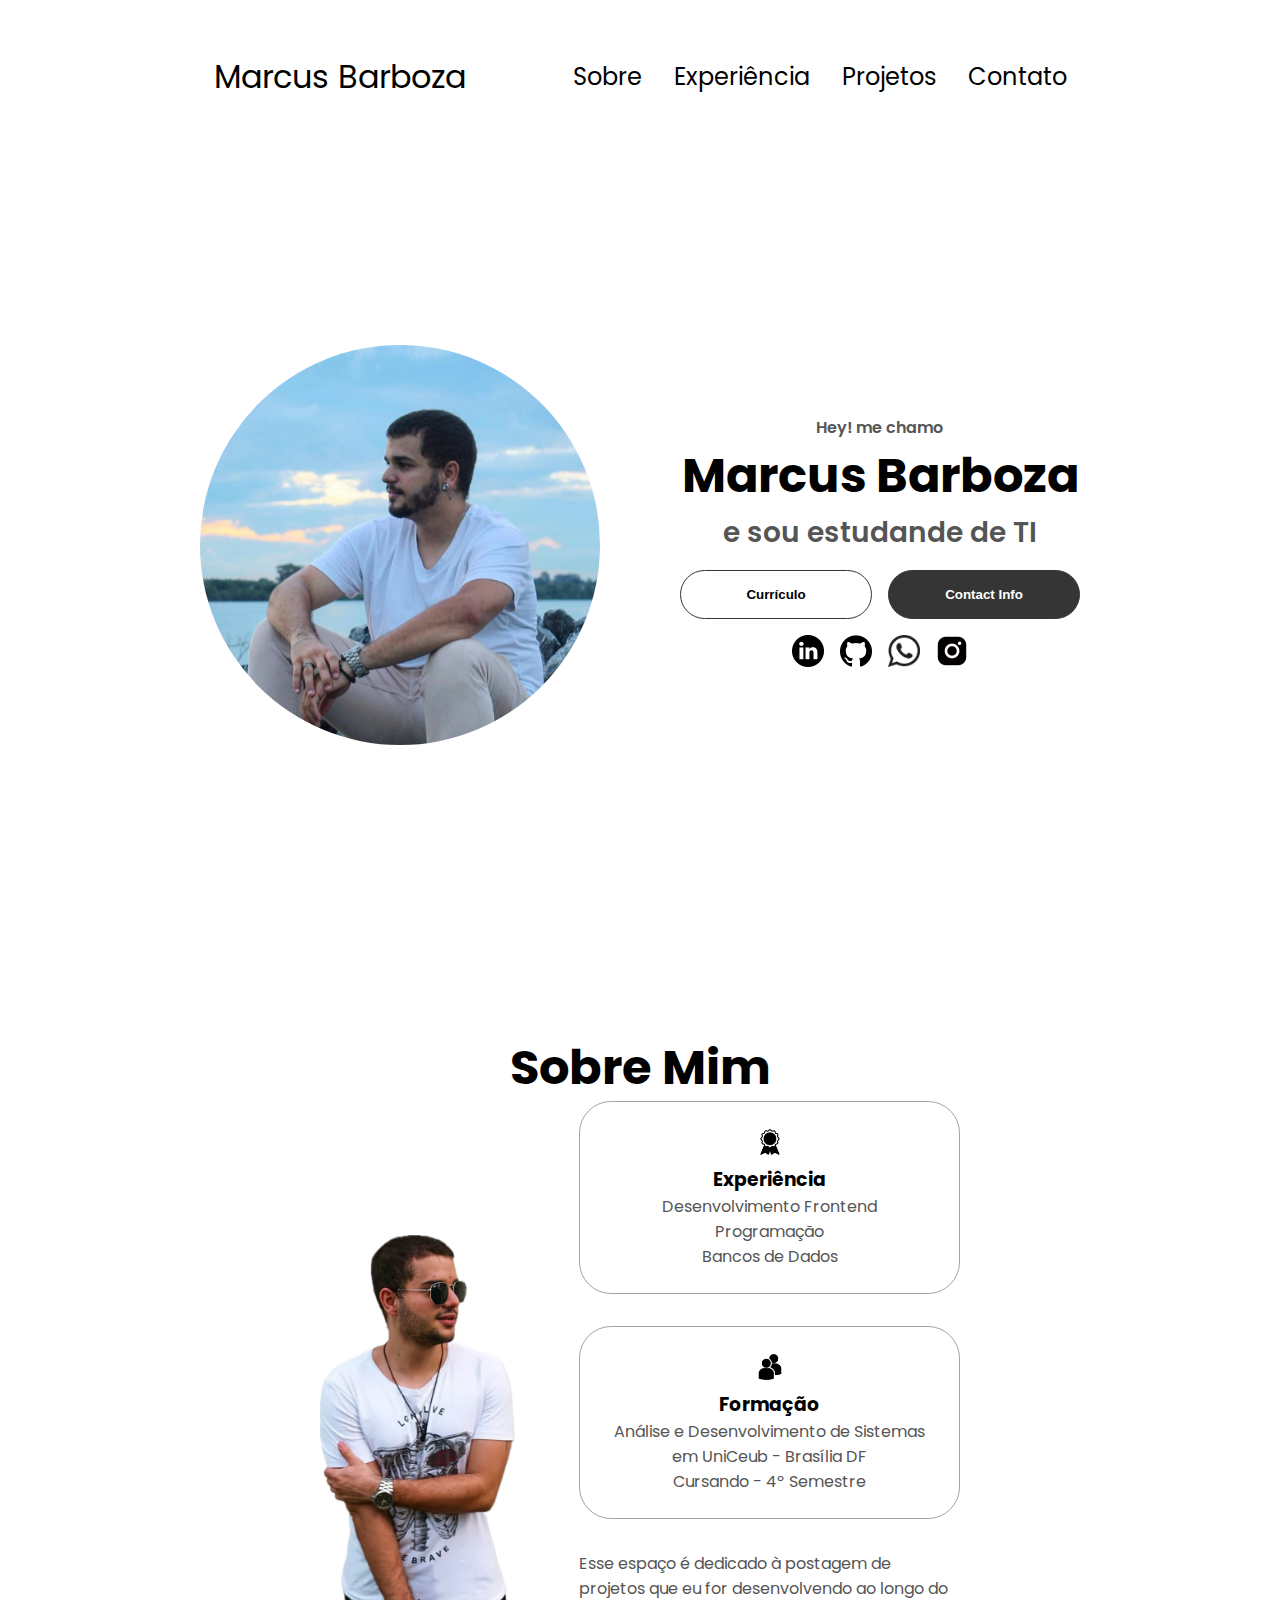
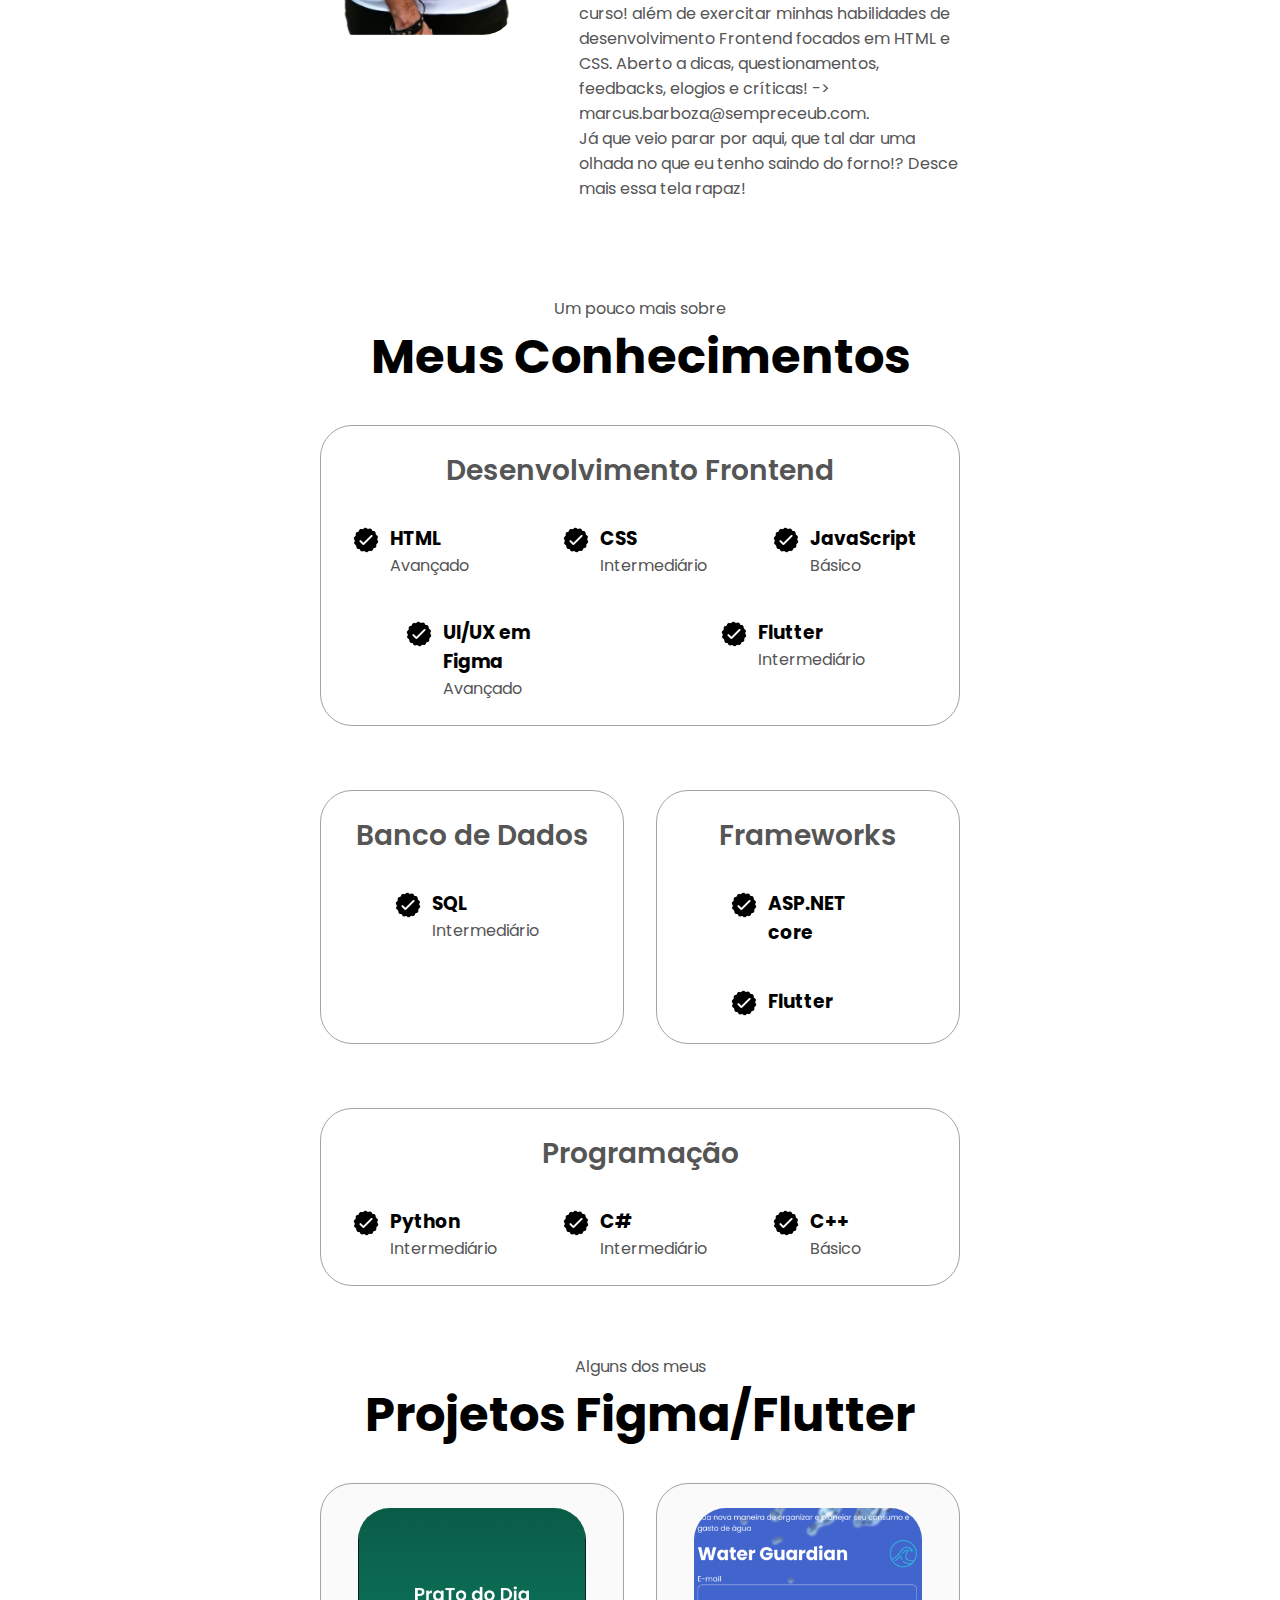
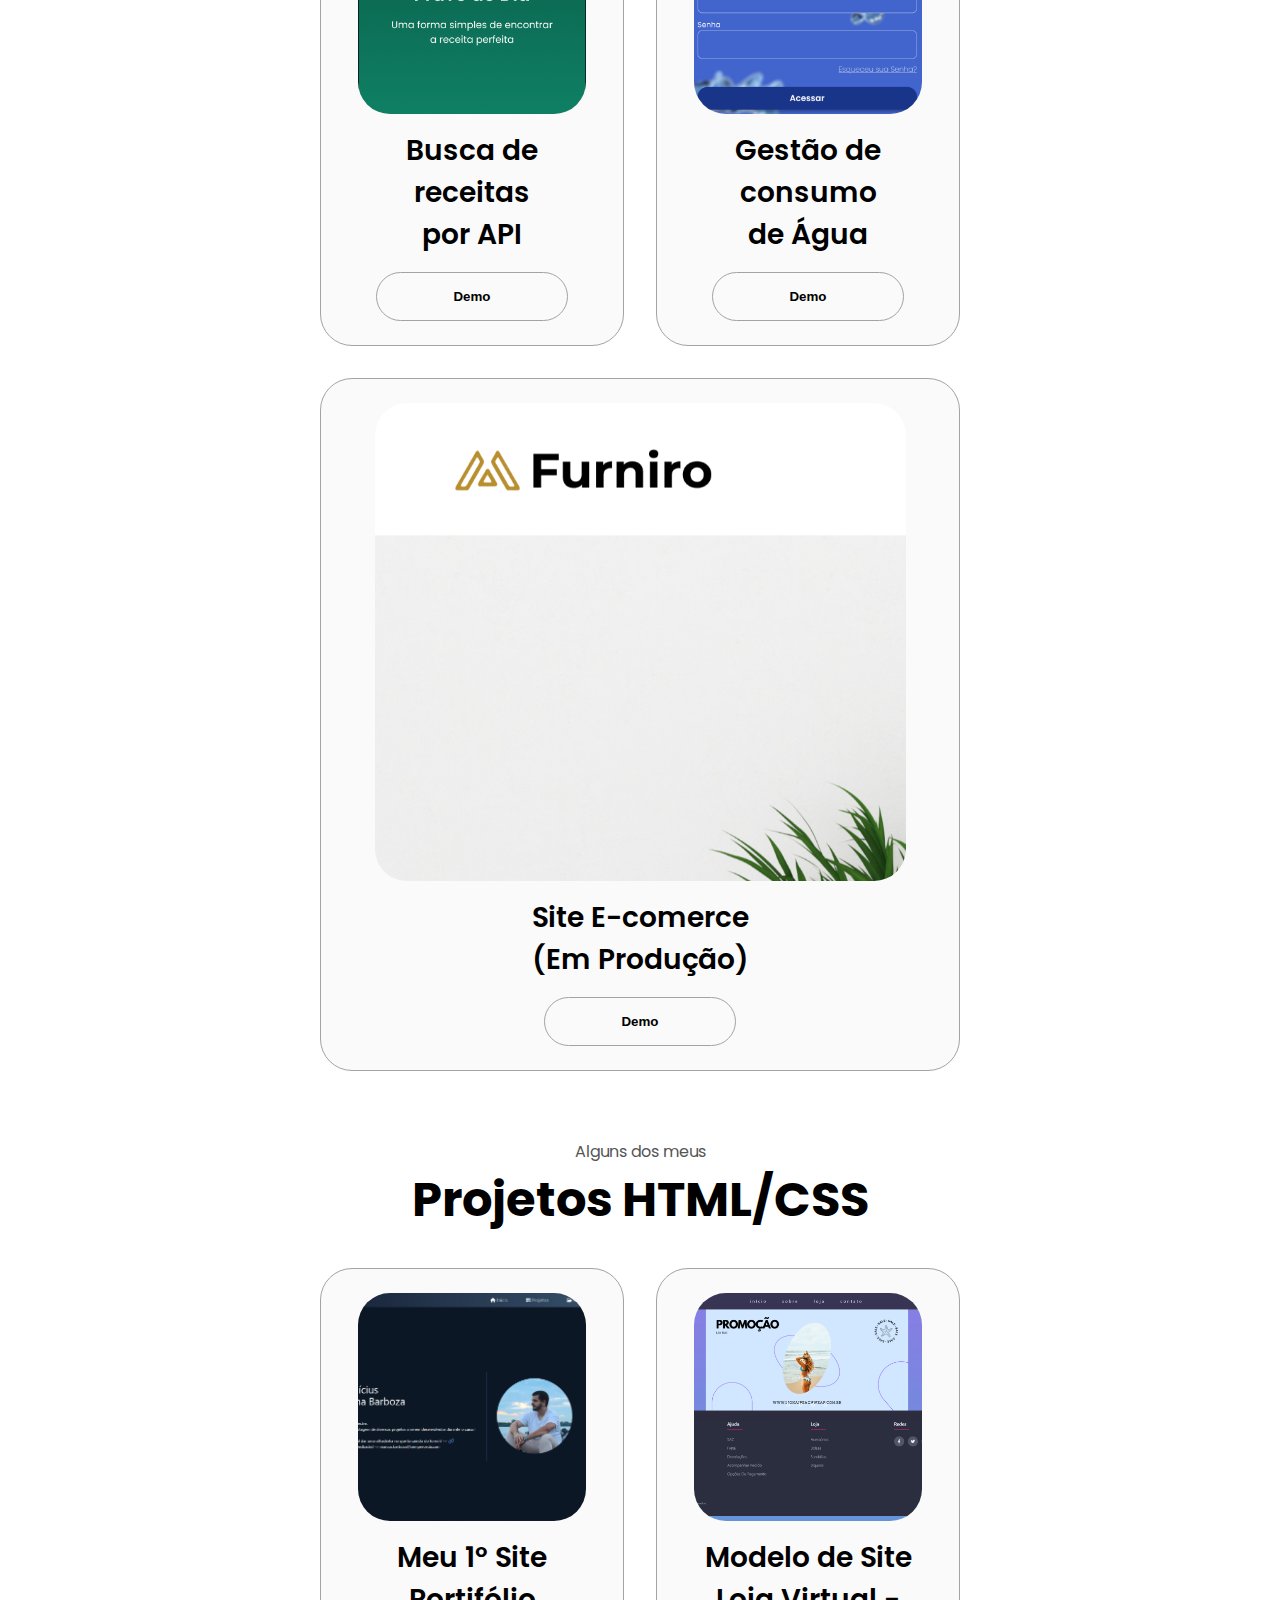
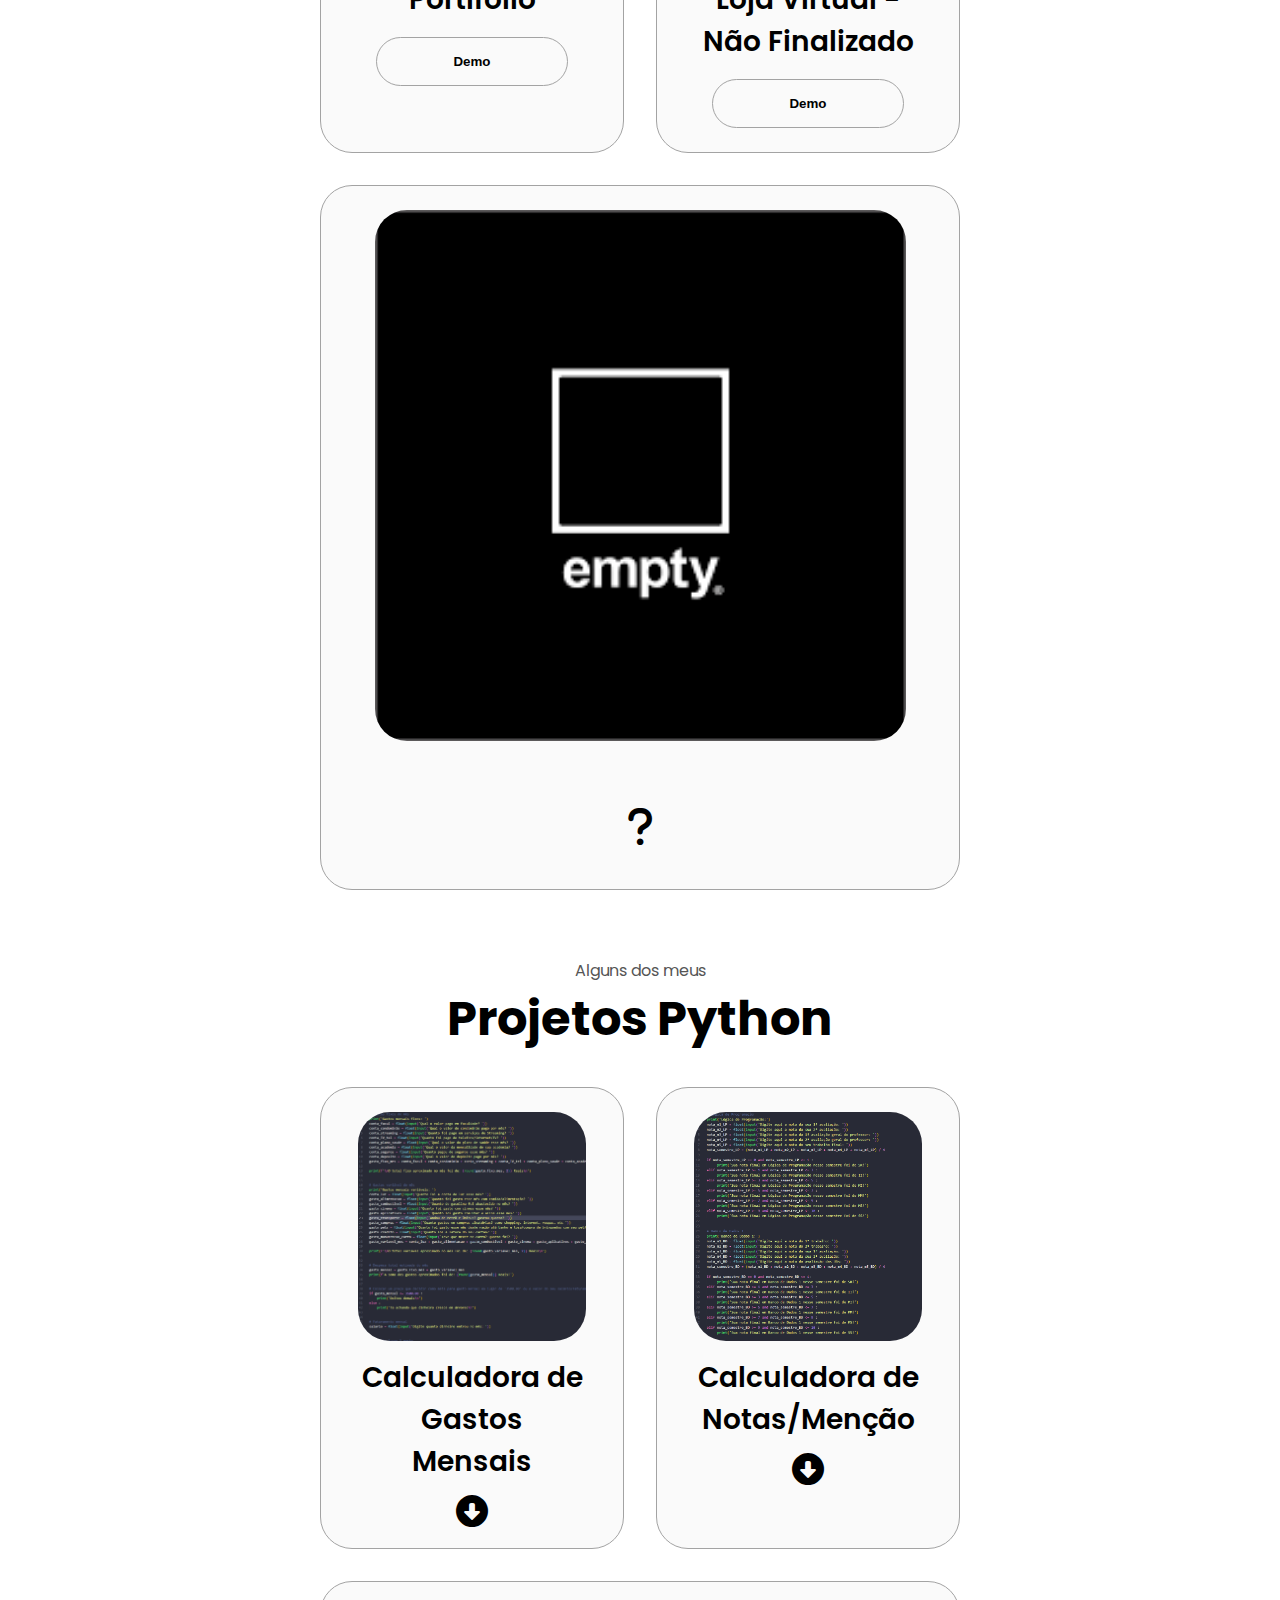
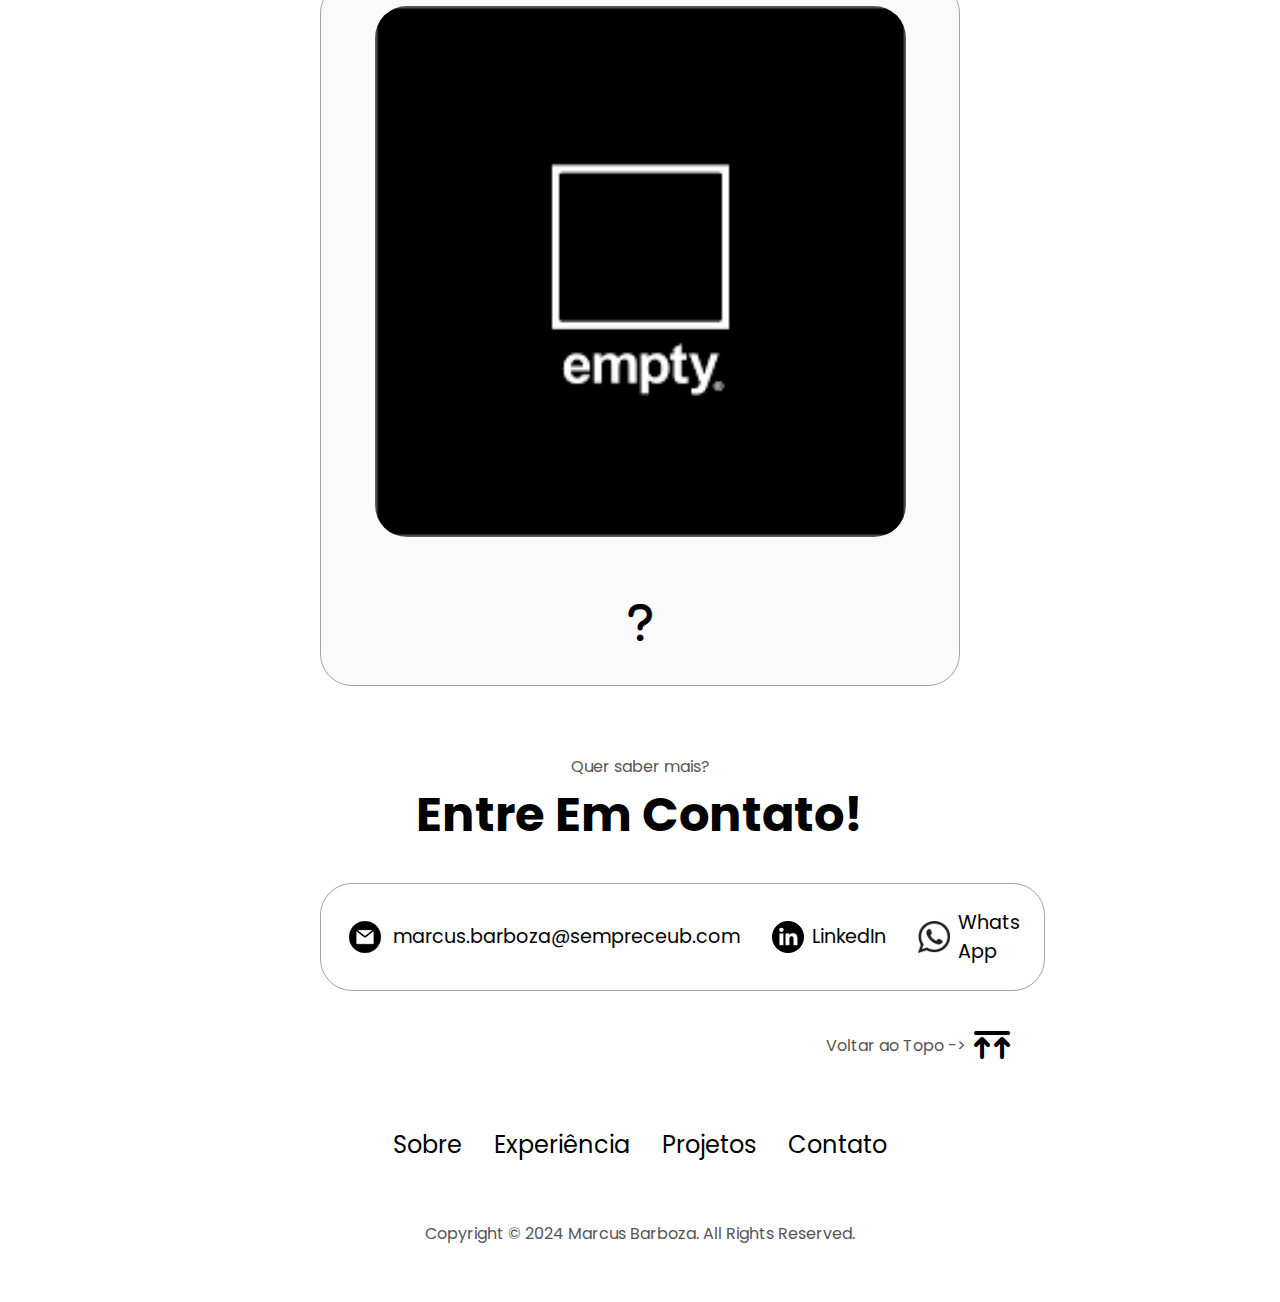
<file: index.html>
<!DOCTYPE html>
<html lang="en">

<head>
  <meta charset="UTF-8" />
  <meta http-equiv="X-UA-Compatible" content="IE=edge" />
  <meta name="viewport" content="width=device-width, initial-scale=1.0" />
  <title>Meu Portifólio</title>
  <link rel="stylesheet" href="style.css" />
  <link rel="stylesheet" href="media.css" />
  <link rel="stylesheet" href="https://cdnjs.cloudflare.com/ajax/libs/font-awesome/6.1.1/css/all.min.css">
</head>

<body>
  <nav id="desktop-nav">
    <div class="logo">Marcus Barboza</div>
    <div>
      <ul class="nav-links">
        <li><a href="#about">Sobre</a></li>
        <li><a href="#experience">Experiência</a></li>
        <li><a href="#projects">Projetos</a></li>
        <li><a href="#contact">Contato</a></li>
      </ul>
    </div>
  </nav>
  <nav id="hamburger-nav">
    <div class="logo">Marcus Barboza</div>
    <div class="hamburger-menu">
      <div class="hamburger-icon" onclick="toggleMenu()">
        <span></span>
        <span></span>
        <span></span>
      </div>
      <div class="menu-links">
        <li><a href="#about" onclick="toggleMenu()">Sobre</a></li>
        <li><a href="#experience" onclick="toggleMenu()">Experiência</a></li>
        <li><a href="#projects" onclick="toggleMenu()">Projetos</a></li>
        <li><a href="#contact" onclick="toggleMenu()">Contato</a></li>
      </div>
    </div>
  </nav>
  <section id="profile">
    <div class="section__pic-container">
      <img src="./assets/perfil.png" alt="Foto de perfil" class="fotoPerfil" />
    </div>
    <div class="section__text">
      <p class="section__text__p1">Hey! me chamo</p>
      <h1 class="title">Marcus Barboza</h1>
      <p class="section__text__p2"> e sou estudande de TI</p>
      <div class="btn-container">
        <button class="btn btn-color-2" onclick="window.open('./assets/Currículo-Estágio.pdf')">
          Currículo
        </button>
        <button class="btn btn-color-1" onclick="location.href='#contact'">
          Contact Info
        </button>
      </div>
      <div id="socials-container">
        <a href="https://www.linkedin.com/in/marcus-barboza-a29ba5273/" target="_blank">
          <img src="./assets/linkedin.png" alt="Perfil do Linkedin" class="icon">
        </a>
          <a href="https://github.com/Marcus-Barboza" target="_blank">
            <img src="./assets/github.png" alt="Perfil do GitHub" class="icon">
          </a>
        <a href="https://api.whatsapp.com/send?phone=5561991105050&text=Ol%C3%A1%20Marcus!%20Vim%20do%20seu%20site%20portf%C3%B3lio,%20tem%20um%20tempo%20%20para%20conversar!?" target="_blank">
          <img src="./assets/whatsapp.png" alt="Whats App" class="icon">
        </a>
        <a href="https://www.instagram.com/marcusvbarboza/" target="_blank">
          <img src="./assets/instagram.png" alt="Perfil do Instagram" class="icon">
        </a>
      </div>
    </div>
  </section>
  <section id="about">
    <h1 class="title">Sobre Mim</h1>
    <div class="section-container">
      <div class="section__pic-container">
        <img src="./assets/perfil2.PNG" alt="Foto de perfil" class="about-pic" />
      </div>
      <div class="about-details-container">
        <div class="about-containers">
          <div class="details-container">
            <img src="./assets/experience.png" alt="Experience icon" class="icon" />
            <h3>Experiência</h3>
            <p>Desenvolvimento Frontend <br />Programação <br />Bancos de Dados </p>
          </div>
          <div class="details-container">
            <img src="./assets/education.png" alt="Education icon" class="icon" />
            <h3>Formação</h3>
            <p>Análise e Desenvolvimento de Sistemas<br />em UniCeub - Brasília DF</p>
            <p>Cursando - 4º Semestre</p>
          </div>
        </div>
        <div class="text-container">
          <p>
            Esse espaço é dedicado à postagem de projetos que eu for desenvolvendo ao longo do curso!
            além de exercitar minhas habilidades de desenvolvimento Frontend focados em HTML e CSS.
            Aberto a dicas, questionamentos, feedbacks, elogios e críticas! -> marcus.barboza@sempreceub.com. <br>
            Já que veio parar por aqui, que tal dar uma olhada no que eu tenho saindo do forno!? Desce mais essa tela
            rapaz!
          </p>
        </div>
      </div>
    </div>
  </section>
  <section id="experience">
    <p class="section__text__p1">Um pouco mais sobre</p>
    <h1 class="title">Meus Conhecimentos</h1>
    <div class="experience-details-container">
      <div class="about-containers">
        <div class="details-container">
          <h2 class="experience-sub-title">Desenvolvimento Frontend</h2>
          <div class="article-container">
            <article>
              <img src="./assets/checkmark.png" alt="Ícone" class="icon" />
              <div>
                <h3>HTML</h3>
                <p>Avançado</p>
              </div>
            </article>
            <article>
              <img src="./assets/checkmark.png" alt="Ícone" class="icon" />
              <div>
                <h3>CSS</h3>
                <p>Intermediário</p>
              </div>
            </article>
            <article>
              <img src="./assets/checkmark.png" alt="Ícone" class="icon" />
              <div>
                <h3>JavaScript</h3>
                <p>Básico</p>
              </div>
            </article>
            <article>
              <img src="./assets/checkmark.png" alt="Ícone" class="icon" />
              <div>
                <h3>UI/UX em Figma</h3>
                <p>Avançado</p>
              </div>
            </article>
            <article>
              <img src="./assets/checkmark.png" alt="Ícone" class="icon" />
              <div>
                <h3>Flutter</h3>
                <p>Intermediário</p>
              </div>
            </article>
          </div>
        </div>
      </div>
    </div>
    <div class="experience-details-container">
      <div class="about-containers">
        <div class="details-container">
          <h2 class="experience-sub-title">Banco de Dados</h2>
          <div class="article-container">
            <article>
              <img src="./assets/checkmark.png" alt="Ícone" class="icon" />
              <div>
                <h3>SQL</h3>
                <p>Intermediário</p>
              </div>
            </article>
          </div>
        </div>
        <div class="details-container">
          <h2 class="experience-sub-title">Frameworks</h2>
          <div class="article-container">
            <article>
              <img src="./assets/checkmark.png" alt="Ícone" class="icon" />
              <div>
                <h3>ASP.NET core</h3>
              </div>
            </article>
            <article>
              <img src="./assets/checkmark.png" alt="Ícone" class="icon" />
              <div>
                <h3>Flutter</h3>
              </div>
            </article>
          </div>
        </div>
      </div>
      <div class="about-containers">
        <div class="details-container">
          <h2 class="experience-sub-title">Programação</h2>
          <div class="article-container">
            <article>
              <img src="./assets/checkmark.png" alt="Ícone" class="icon" />
              <div>
                <h3>Python</h3>
                <p>Intermediário</p>
              </div>
            </article>
            <article>
              <img src="./assets/checkmark.png" alt="Ícone" class="icon" />
              <div>
                <h3>C#</h3>
                <p>Intermediário</p>
              </div>
            </article>
            <article>
              <img src="./assets/checkmark.png" alt="Ícone" class="icon" />
              <div>
                <h3>C++</h3>
                <p>Básico</p>
              </div>
            </article>
          </div>
        </div>
      </div>
    </div>
  </section>
  <section id="projects">
    <p class="section__text__p1">Alguns dos meus</p>
    <h1 class="title">Projetos Figma/Flutter</h1>
    <div class="experience-details-container">
      <div class="about-containers">
        <div class="details-container color-container">
          <div class="article-container">
            <img src="./assets/project-2.png" alt="Project 2" class="project-img" />
          </div>
          <h2 class="experience-sub-title project-title">Busca de receitas </br> por API</h2>
          <div class="btn-container">
            <button class="btn btn-color-2 project-btn"
              onclick="location.href='https://app.quant-ux.com/#/test.html?h=a2aa10aU2C6Wz2cYYopwT6G3b3Fpy67cngLoaLHhqffpJZP4A1pIKBrgDzOq&log=true'">
              Demo
            </button>
          </div>
        </div>
        <div class="details-container color-container">
          <div class="article-container">
            <img src="./assets/project-1.png" alt="Project 1" class="project-img" />
          </div>
          <h2 class="experience-sub-title project-title">Gestão de consumo </br> de Água</h2>
          <div class="btn-container">
            <button class="btn btn-color-2 project-btn"
              onclick="location.href='https://www.figma.com/proto/5Gs0o5KhVmaalvBRd0etWb/Food-Recipe-App-Community?page-id=1%3A3&node-id=9-385&node-type=frame&viewport=1748%2C247%2C0.39&t=L9TuFLEVvBC1frHD-1&scaling=min-zoom&content-scaling=fixed&starting-point-node-id=9%3A385'">
              Demo
            </button>
          </div>
        </div>
        <div class="details-container color-container">
          <div class="article-container">
            <img src="./assets/Home.png" alt="Project Home" class="project-img" />
          </div>
          <h2 class="experience-sub-title project-title">Site E-comerce <br> (Em Produção)</h2>
          <div class="btn-container">
            <button class="btn btn-color-2 project-btn" onclick="location.href='https://www.figma.com/proto/Cik1vWGqmiup4d6S0SshyJ/eCommerce-Website-%7C-Web-Page-Design-%7C-UI-KIT-%7C-Interior-Landing-Page-(Community)?page-id=0%3A1&node-id=117-336&node-type=frame&viewport=678%2C409%2C0.11&t=yqmjt9Z2m8SLoUXa-1&scaling=min-zoom&content-scaling=fixed&starting-point-node-id=117%3A1143'">
              Demo
            </button>
          </div>
        </div>
      </div>
    </div>
  </section>

  <section id="projects">
    <p class="section__text__p1">Alguns dos meus</p>
    <h1 class="title">Projetos HTML/CSS</h1>
    <div class="experience-details-container">
      <div class="about-containers">
        <div class="details-container color-container">
          <div class="article-container">
            <img src="./assets/project-4.png" alt="Project 4" class="project-img" />
          </div>
          <h2 class="experience-sub-title project-title">Meu 1º Site Portifólio</h2>
          <div class="btn-container">
            <button class="btn btn-color-2 project-btn" onclick="window.open('./Links/Site portifólio 1/Portifólio.html')">
              Demo
            </button>
          </div>
        </div>
        <div class="details-container color-container">
          <div class="article-container">
            <img src="./assets/project-5.png" alt="Project 5" class="project-img" />
          </div>
          <h2 class="experience-sub-title project-title">Modelo de Site Loja Virtual - Não Finalizado</h2>
          <div class="btn-container">
            <button class="btn btn-color-2 project-btn" onclick="window.open('./Links/Lio Kai/Lio Kai.html')">
              Demo
            </button>
          </div>
        </div>
        <div class="details-container color-container">
          <div class="article-container">
            <img src="./assets/blank.png" alt="Project Blank" class="project-img" />
          </div>
          <br><br>
          <h2 class="experience-sub-title project-title"><i class="fa-solid fa-question fa-xl" style="color: #000000;"></i></h2>
        </div>
      </div>
    </div>
  </section>

  <section id="projects">
    <p class="section__text__p1">Alguns dos meus</p>
    <h1 class="title">Projetos Python</h1>
    <div class="experience-details-container">
      <div class="about-containers">
        <div class="details-container color-container">
          <div class="article-container">
            <img src="./assets/project-6.png" alt="Project 6" class="project-img" />
          </div>
          <h2 class="experience-sub-title project-title">Calculadora de Gastos Mensais</h2>
          <div class="btn-container">
            <a href="assets/Gastos do Mês.lnk" download="Calculadora"><i class="fa-solid fa-circle-down fa-2xl" style="color: #000000;"></i></a>
          </div>
        </div>
        <div class="details-container color-container">
          <div class="article-container">
            <img src="./assets/project-7.png" alt="Project 7" class="project-img" />
          </div>
          <h2 class="experience-sub-title project-title">Calculadora de Notas/Menção</h2>
          <div class="btn-container">
            <a href="assets/Calculadora de Notas.lnk" download="Calculadora"><i class="fa-solid fa-circle-down fa-2xl" style="color: #000000;"></i></a>
          </div>
        </div>

        <div class="details-container color-container">
          <div class="article-container">
            <img src="./assets/blank.png" alt="Project Blank" class="project-img" />
          </div>
          <br><br>
          <h2 class="experience-sub-title project-title"><i class="fa-solid fa-question fa-xl" style="color: #000000;"></i></h2>
        </div>

      </div>
    </div>
  </section>

  <section id="contact">
    <p class="section__text__p1">Quer saber mais?</p>
    <h1 class="title">Entre Em Contato!</h1>
    <div class="contact-info-upper-container">
      <div class="contact-info-container">
        <img src="./assets/email.png" alt="Email icon" class="icon contact-icon email-icon" />
        <p><a href="mailto:marcus.barboza@sempreceub.com">marcus.barboza@sempreceub.com</a></p>
      </div>
      <div class="contact-info-container">
        <img src="./assets/linkedin.png" alt="LinkedIn icon" class="icon contact-icon" />
        <p><a href="https://www.linkedin.com/in/marcus-barboza-a29ba5273/" target="_blank">LinkedIn</a></p>
      </div>
      <div class="contact-info-container">
        <img src="./assets/whatsapp.png" alt="Whats App" class="icon contact-icon" />
        <p><a href="https://api.whatsapp.com/send?phone=5561991105050&text=Ol%C3%A1%20Marcus!%20Vim%20do%20seu%20site%20portf%C3%B3lio,%20tem%20um%20tempo%20%20para%20conversar!?" target="_blank">Whats App</a></p>
      </div>
    </div>
  </section>
  <div class="clickUp">
    <p>Voltar ao Topo ->&nbsp;&nbsp;</p>
    <a href="#desktop-nav"><i class="fa-solid fa-arrows-up-to-line fa-2xl"></i></a>
  </div>
  <footer>
    <nav>
      <div class="nav-links-container">
        <ul class="nav-links">
          <li><a href="#about">Sobre</a></li>
          <li><a href="#experience">Experiência</a></li>
          <li><a href="#projects">Projetos</a></li>
          <li><a href="#contact">Contato</a></li>
        </ul>
      </div>
    </nav>
    <p>Copyright &#169; 2024 Marcus Barboza. All Rights Reserved.</p>
  </footer>
  <script src="script.js"></script>
</body>

</html>
</file>
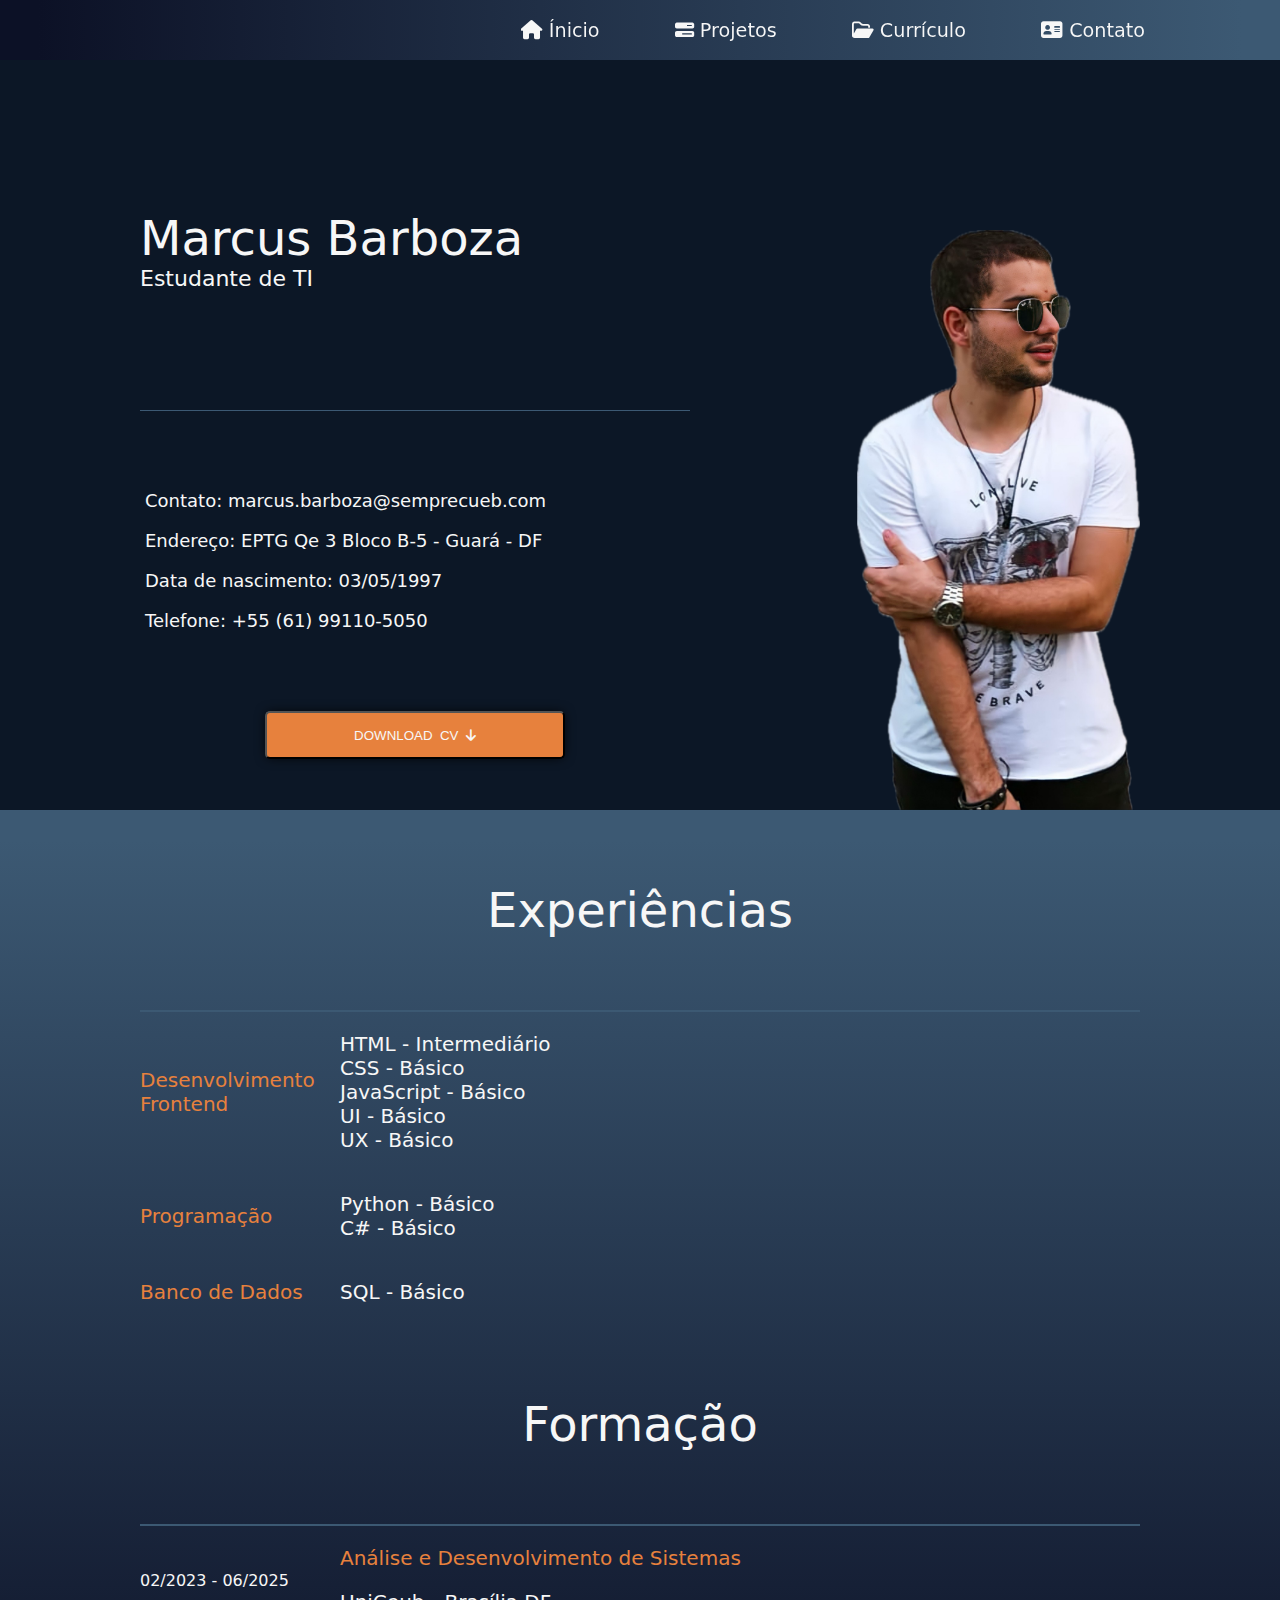
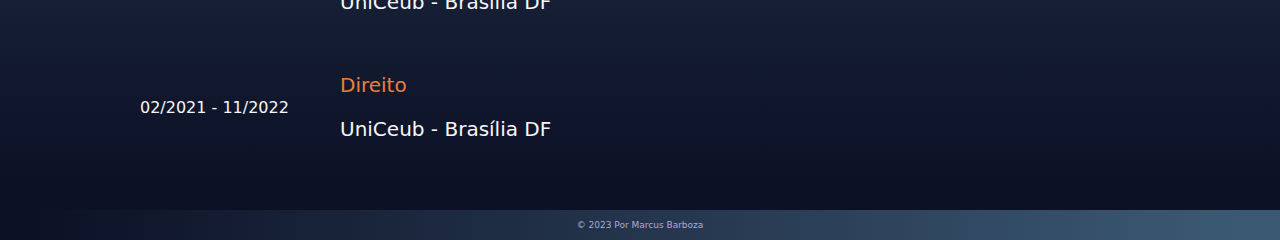
<file: Links/Site portifólio 1/Curriculo.html>
<!DOCTYPE html>
<html lang="en">

<head>
    <meta charset="UTF-8">
    <link rel="stylesheet" href="https://cdnjs.cloudflare.com/ajax/libs/font-awesome/6.1.1/css/all.min.css">
    <meta name="viewport" content="width=device-width, initial-scale=1.0">
    <link rel="stylesheet" href="Styles/baseStyle.css">
    <link rel="stylesheet" href="Styles/curriculoStyle.css">
    <title>Currículo</title>
</head>

<body>
    <!------------ Cabeçalho - começo ------------>
    <header class="header">
        <nav class="flexboxContainer">
            <div class="navList">
                <a href="Portifólio.html" target="_blank" class="flexboxItem-1"><i class="fa-solid fa-house"></i>&nbsp;Ínicio</a>
                <a href="Projetos.html" target="_blank" class="flexboxItem-2"><i class="fa-solid fa-bars-progress"></i>&nbsp;Projetos</a>
                <a href="Curriculo.html" target="_blank" class="flexboxItem-3"><i class="fa-regular fa-folder-open"></i>&nbsp;Currículo</a>
                <a href="Contato.html" target="_blank" class="flexboxItem-3"><i class="fa-solid fa-address-card"></i>&nbsp;Contato</a>
            </div>
        </nav>
    </header>
    <!------------ Cabeçalho - fim ------------>

    <!------------ Bloco 1 - começo ------------>
    <section class="container">
        <article class="subContainer">
            <div class="subContainerName">
                <p class="name">Marcus Barboza</p>
                <p class="name2">Estudante de TI</p>
            </div>
            <div class="subContainerInfo">
                <p>Contato: marcus.barboza@semprecueb.com</p>
                <p>Endereço: EPTG Qe 3 Bloco B-5 - Guará - DF</p>
                <p>Data de nascimento: 03/05/1997</p>
                <p>Telefone: +55 (61) 99110-5050</p>
            </div>
            <div class="button">
                <button type="submit" class="downloadButton">
                    <a href="Download/CurrículoEstágio.docx" download="Currículo" style="text-decoration: none; color: #f7f7f7;">DOWNLOAD&nbsp;&nbsp;CV&nbsp;&nbsp;<i class="fa-solid fa-arrow-down"></i></a>
                </button>
            </div>
        </article>
        <div class="subContainer2">
            <img src="Images/perfil2.PNG" alt="Foto de Perfil" class="foto">
        </div>
    </section>
    <!------------ Bloco 1 - fim ------------>

    <!------------ Bloco 2 - começo ------------>
    <section class="bloco2">
        <div class="formatacaoBloco2">
            <div class="experiencias">
                <p class="experienciasTexto">Experiências</p>
            </div>
            <article class="experienciasSubTexto">
                <div class="area">
                    <p>Desenvolvimento Frontend</p>
                </div>
                <div class="descricao">
                    <p>HTML - Intermediário <br />CSS - Básico <br />JavaScript - Básico <br />UI - Básico <br />UX - Básico</p>
                </div>
            </article>
            <article class="experienciasSubTexto">
                <div class="area">
                    <p>Programação</p>
                </div>
                <div class="descricao">
                    <p>Python - Básico <br />C# - Básico</p>
                </div>
            </article>
            <article class="experienciasSubTexto">
                <div class="area">
                    <p>Banco de Dados</p>
                </div>
                <div class="descricao">
                    <p>SQL - Básico</p>
                </div>
            </article>

            <div class="experiencias">
                <p class="experienciasTexto">Formação</p>
            </div>
            <article class="experienciasSubTexto">
                <div class="area2">
                    <p>02/2023 - 06/2025</p>
                </div>
                <div>
                    <p class="cor">Análise e Desenvolvimento de Sistemas</p>
                    <p class="descricao">UniCeub - Brasília DF</p>
                </div>
            </article>
            <br>
            <article class="experienciasSubTexto">
                <div class="area2">
                    <p>02/2021 - 11/2022</p>
                </div>
                <div>
                    <p class="cor">Direito</p>
                    <p class="descricao">UniCeub - Brasília DF</p>
                </div>
            </article>
        </div>
    </section>
    <!------------ Bloco 2 - fim ------------>

    <!------------ Rodapé - começo ------------>
    <footer>
        <p class="copyright">&copy; 2023 Por Marcus Barboza</p>
    </footer>
    <!------------ Rodapé - fim ------------>
</body>

</html>
</file>
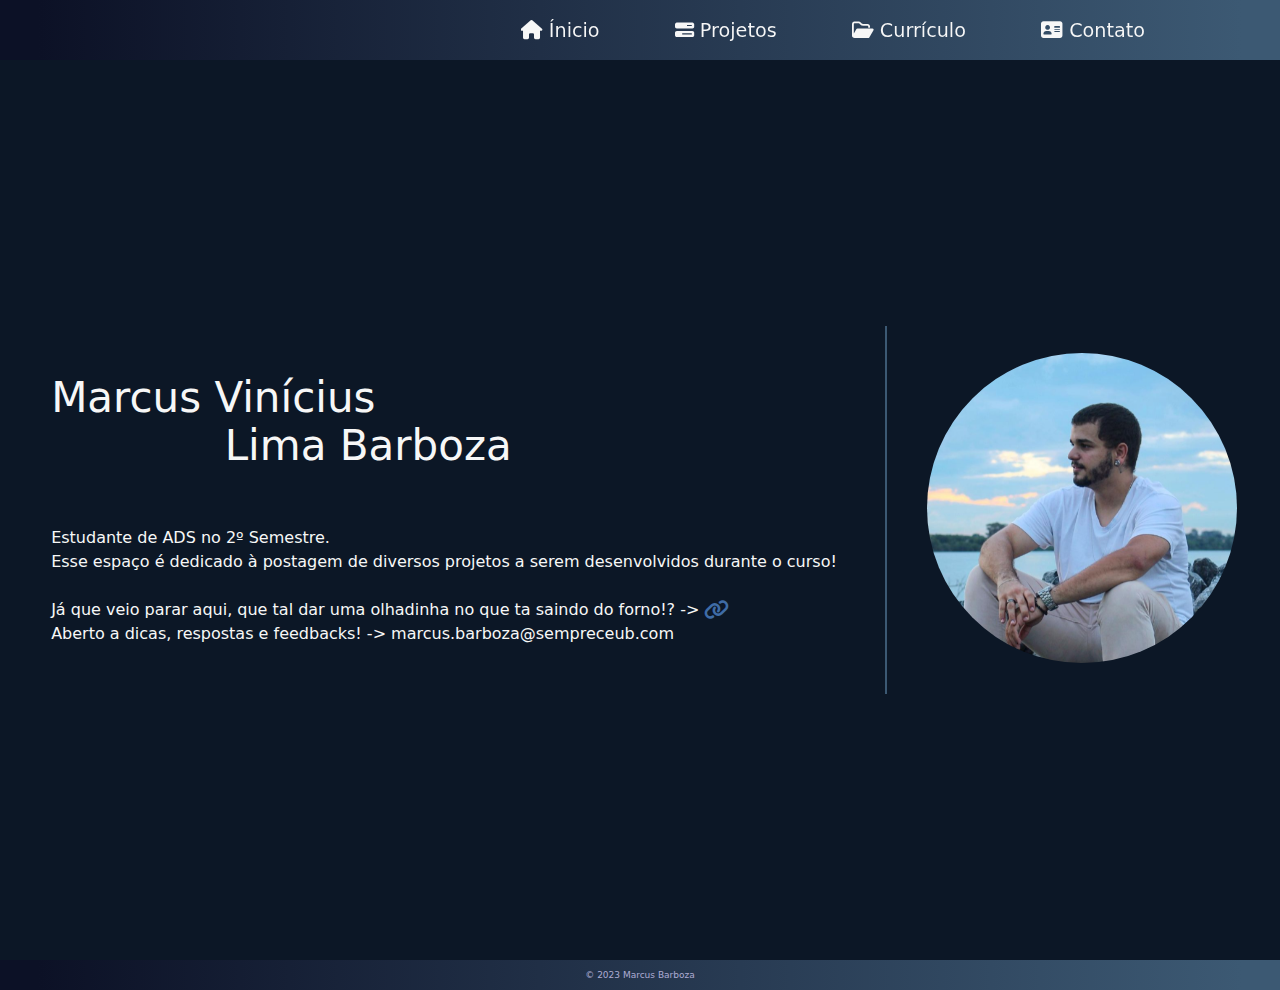
<file: Links/Site portifólio 1/Portifólio.html>
<!DOCTYPE html>
<html lang="en">

<head>
    <meta charset="UTF-8">
    <link rel="stylesheet" href="https://cdnjs.cloudflare.com/ajax/libs/font-awesome/6.1.1/css/all.min.css">
    <meta name="viewport" content="width=device-width, initial-scale=1.0">
    <link rel="stylesheet" href="Styles/baseStyle.css">
    <link rel="stylesheet" href="Styles/portifolioStyle.css">
    <title>Meu Portifólio</title>
</head>

<body>
    <!------------ Cabeçalho - começo ------------>
    <header class="header">
        <nav class="flexboxContainer">
            <div>
                <a href="Portifólio.html" target="_blank" class="flexboxItem-1"><i class="fa-solid fa-house"></i>&nbsp;Ínicio</a>
                <a href="Projetos.html" target="_blank" class="flexboxItem-2"><i class="fa-solid fa-bars-progress"></i>&nbsp;Projetos</a>
                <a href="Curriculo.html" target="_blank" class="flexboxItem-3"><i class="fa-regular fa-folder-open"></i>&nbsp;Currículo</a>
                <a href="Contato.html" target="_blank" class="flexboxItem-3"><i class="fa-solid fa-address-card"></i>&nbsp;Contato</a>
            </div>
        </nav>
    </header>
    <!------------ Cabeçalho - fim ------------>

    <!------------ Intro/Foto - começo ------------>
    <section class="container">
        <div class="subContainer">
            <p class="name">Marcus Vinícius
                <br>&nbsp;&nbsp;&nbsp;&nbsp;&nbsp;&nbsp;&nbsp;&nbsp;&nbsp;&nbsp;&nbsp;&nbsp;&nbsp;Lima Barboza
            </p>
            <p class="intro">Estudante de ADS no 2º Semestre.<br>
                Esse espaço é dedicado à postagem de diversos projetos a serem desenvolvidos durante o curso!<br>
                <br>
                Já que veio parar aqui, que tal dar uma olhadinha no que ta saindo do forno!? -> <a
                    href="Projetos.html" target="_blank"><i class="fa-solid fa-link fa-beat fa-lg"
                        style="color: #3F6CA6;"></i></a><br>
                Aberto a dicas, respostas e feedbacks! -> marcus.barboza@sempreceub.com
            </p>
        </div>
        <div>
            <img src="Images/perfil.png" alt="Foto de perfil" class="foto">
        </div>
    </section>
    <!------------ Intro/Foto - fim ------------>

    <!------------ Rodapé - começo ------------>
    <footer>
        <p class="copyright">&copy; 2023 Marcus Barboza</p>
    </footer>
    <!------------ Rodapé - fim ------------>
</body>

</html>
</file>
<file: style.css>
/* GERAL */

@import url("https://fonts.googleapis.com/css2?family=Poppins:wght@300;400;500;600&display=swap");

* {
  margin: 0;
  padding: 0;
}

body {
  font-family: "Poppins", sans-serif;
  margin-left: 10rem;
  margin-right: 10rem;
}

html {
  scroll-behavior: smooth;
}

p {
  color: rgb(85, 85, 85);
}

/* TRANSIÇÃO */

a,
.btn {
  transition: all 300ms ease;
}

/* NAVEGAÇÃO */

nav,
.nav-links {
  display: flex;
}

nav {
  justify-content: space-around;
  align-items: center;
  height: 17vh;
}

.nav-links {
  gap: 2rem;
  list-style: none;
  font-size: 1.5rem;
}

a {
  color: black;
  text-decoration: none;
  text-decoration-color: white;
}

a:hover {
  color: grey;
  text-decoration: underline;
  text-underline-offset: 1rem;
  text-decoration-color: rgb(181, 181, 181);
}

.logo {
  font-size: 2rem;
}

.logo:hover {
  cursor: default;
}

/* MENU HAMBURGER */

#hamburger-nav {
  display: none;
}

.hamburger-menu {
  position: relative;
  display: inline-block;
}

.hamburger-icon {
  display: flex;
  flex-direction: column;
  justify-content: space-between;
  height: 24px;
  width: 30px;
  cursor: pointer;
}

.hamburger-icon span {
  width: 100%;
  height: 2px;
  background-color: black;
  transition: all 0.3 ease-in-out;
}

.menu-links {
  position: absolute;
  top: 100%;
  right: 0;
  background-color: white;
  width: fit-content;
  max-height: 0;
  overflow: hidden;
  transition: all 0.3 ease-in-out;
}

.menu-links a {
  display: block;
  padding: 10px;
  text-align: center;
  font-size: 1.5rem;
  color: black;
  text-decoration: none;
  transition: all 0.3 ease-in-out;
}

.menu-links li {
  list-style: none;
}

.menu-links.open {
  max-height: 300px;
}

.hamburger-icon.open span:first-child {
  transform: rotate(45deg) translate(10px, 5px);
}

.hamburger-icon.open span:nth-child(2) {
  opacity: 0;
}

.hamburger-icon.open span:last-child {
  transform: rotate(-45deg) translate(10px, -5px);
}

.hamburger-icon span:first-child {
  transform: none;
}

.hamburger-icon span:first-child {
  opacity: 1;
}

.hamburger-icon span:first-child {
  transform: none;
}

/* SEÇÕES */

section {
  padding-top: 4vh;
  height: 96vh;
  margin: 0 10rem;
  box-sizing: border-box;
  min-height: fit-content;
}

.section-container {
  display: flex;
}

/* PERFIL */

#profile {
  display: flex;
  justify-content: center;
  gap: 5rem;
  height: 85vh;
}

.section__pic-container {
  display: flex;
  width: 400px;
  height: 400px;
}

.fotoPerfil {
  border-radius: 100%;
}

.section__text {
  align-self: center;
  text-align: center;
}

.section__text p {
  font-weight: 600;
}

.section__text__p1 {
  text-align: center;
}

.section__text__p2 {
  font-size: 1.75rem;
  margin-bottom: 1rem;
}

.title {
  font-size: 3rem;
  text-align: center;
}

#socials-container {
  display: flex;
  justify-content: center;
  margin-top: 1rem;
  gap: 1rem;
}

/* ÍCONES */

.icon {
  cursor: pointer;
  height: 2rem;
}

/* BOTÕES */

.btn-container {
  display: flex;
  justify-content: center;
  gap: 1rem;
}

.btn {
  font-weight: 600;
  transition: all 300ms ease;
  padding: 1rem;
  width: 12rem;
  border-radius: 2rem;
}

.btn-color-1,
.btn-color-2 {
  border: rgb(53, 53, 53) 0.1rem solid;
}

.btn-color-1:hover,
.btn-color-2:hover {
  cursor: pointer;
}

.btn-color-1,
.btn-color-2:hover {
  background: rgb(53, 53, 53);
  color: white;
}

.btn-color-1:hover {
  background: rgb(0, 0, 0);
}

.btn-color-2 {
  background: none;
}

.btn-color-2:hover {
  border: rgb(255, 255, 255) 0.1rem solid;
}

.btn-container {
  gap: 1rem;
}

/* SOBRE */

#about {
  position: relative;
}

.about-containers {
  gap: 2rem;
  margin-bottom: 2rem;
  margin-top: 2rem;
}

.about-details-container {
  justify-content: center;
  flex-direction: column;
}

.about-containers,
.about-details-container {
  display: flex;
}

.about-pic {
  border-radius: 2rem;
}

.arrow {
  position: absolute;
  right: -5rem;
  bottom: 2.5rem;
}

.details-container {
  padding: 1.5rem;
  flex: 1;
  background: white;
  border-radius: 2rem;
  border: rgb(53, 53, 53) 0.1rem solid;
  border-color: rgb(163, 163, 163);
  text-align: center;
}

.section-container {
  gap: 4rem;
  height: 80%;
}

.section__pic-container {
  height: 400px;
  width: 400px;
  margin: auto 0;
}

/* EXPERIÊNCIA */

#experience {
  position: relative;
}

.experience-sub-title {
  color: rgb(85, 85, 85);
  font-weight: 600;
  font-size: 1.75rem;
  margin-bottom: 2rem;
}

.experience-details-container {
  display: flex;
  justify-content: center;
  flex-direction: column;
}

.article-container {
  display: flex;
  text-align: initial;
  flex-wrap: wrap;
  flex-direction: row;
  gap: 2.5rem;
  justify-content: space-around;
}

article {
  display: flex;
  width: 10rem;
  gap: 0.5rem;
}

article .icon {
  cursor: default;
}

/* PROJETOS */

#projects {
  position: relative;
}

.color-container {
  border-color: rgb(163, 163, 163);
  background: rgb(250, 250, 250);
}

.project-img {
  border-radius: 2rem;
  width: 90%;
  height: 90%;
}

.project-title {
  margin: 1rem;
  color: black;
}

.project-btn {
  color: black;
  border-color: rgb(163, 163, 163);
}

/* CONTATO */

#contact {
  display: flex;
  justify-content: center;
  flex-direction: column;
  height: 70vh;
}

.contact-info-upper-container {
  display: flex;
  justify-content: center;
  border-radius: 2rem;
  border: rgb(53, 53, 53) 0.1rem solid;
  border-color: rgb(163, 163, 163);
  background: (250, 250, 250);
  margin: 2rem auto;
  padding: 0.5rem;
}

.contact-info-container {
  display: flex;
  align-items: center;
  justify-content: center;
  gap: 0.5rem;
  margin: 1rem;
}

.contact-info-container p {
  font-size: larger;
}

.contact-icon {
  cursor: default;
}

.email-icon {
  height: 2.5rem;
}

.clickUp {
  display: flex;
  justify-content: right;
  align-items: center;
  margin: 10px;
  padding-right: 100px;
}

/* FOOTER */

footer {
  height: 26vh;
  margin: 0 1rem;
}

footer p {
  text-align: center;
}
</file>
<file: media.css>
@media screen and (max-width: 1400px) {
  #profile {
    height: 83vh;
    margin-bottom: 6rem;
  }
  .about-containers {
    flex-wrap: wrap;
  }
  #contact,
  #projects {
    height: fit-content;
  }
}

@media screen and (max-width: 1200px) {
  #desktop-nav {
    display: none;
  }
  #hamburger-nav {
    display: flex;
  }
  #experience,
  .experience-details-container {
    margin-top: 2rem;
  }
  #profile,
  .section-container {
    display: block;
  }
  .arrow {
    display: none;
  }
  section,
  .section-container {
    height: fit-content;
  }
  section {
    margin: 0 5%;
  }
  .section__pic-container {
    width: 275px;
    height: 275px;
    margin: 0 auto 2rem;
  }
  .about-containers {
    margin-top: 0;
    flex-wrap: wrap;
    flex-direction: column;
    flex-align: center;
  }
}

@media screen and (max-width: 600px) {
  body {
    margin-left: 0rem;
    margin-right: 0rem;
  }
  #contact,
  footer {
    height: 40vh;
  }
  #profile {
    height: 83vh;
    margin-bottom: 0;
  }
  article {
    font-size: 1rem;
  }
  footer nav {
    height: fit-content;
    margin-bottom: 2rem;
  }
  .about-containers {
    flex-wrap: wrap;
    flex-direction: column;
    flex-align: center;
  }
  .contact-info-upper-container,
  .btn-container {
    flex-wrap: wrap;
    gap: 1rem;
  }
  .contact-info-container {
    margin: 0;
  }
  .contact-info-container p,
  .nav-links li a {
    font-size: 1rem;
  }
  .experience-sub-title {
    font-size: 1.25rem;
  }
  .logo {
    font-size: 1.5rem;
  }
  .nav-links {
    flex-direction: column;
    gap: 0.5rem;
    text-align: center;
  }
  .section__pic-container {
    width: auto;
    height: 46vw;
    justify-content: center;
  }
  .section__text__p2 {
    font-size: 1.25rem;
  }
  .title {
    font-size: 2rem;
  }
  .text-container {
    text-align: justify;
  }
}
</file>
<file: Links/Site portifólio 1/Styles/baseStyle.css>
body {
    background-color: #0C1726;
    font-family: system-ui, -apple-system, BlinkMacSystemFont, 'Segoe UI', Roboto, Oxygen, Ubuntu, Cantarell, 'Open Sans', 'Helvetica Neue', sans-serif;
    margin: 0;
    padding: 0;
}

.header {
    background: rgb(12,17,38);
    background: linear-gradient(90deg, rgba(12,17,38,1) 3%, rgba(60,89,115,1) 97%);
    height: 60px;
}
.flexboxContainer {
    display: flex;
    justify-content: right;
    align-items: center;
    height: 60px;
    margin: 0;
    padding-right: 100px;
    padding-left: 100px;
}

body header nav div a {
    margin: 35px;
    text-decoration: none;
    font-size: larger;
    color: #f7f7f7;

    --b: 0.1em;   /* Grossura da linha */
    --c: #4A7EC2; /* cor da linha */
    
    color: #0000;
    padding-block: var(--b);
    background: 
      linear-gradient(var(--c) 50%,#f7f7f7 0) 0% calc(100% - var(--_p,0%))/100% 200%,
      linear-gradient(var(--c) 0 0) 0% var(--_p,0%)/var(--_p,0%) var(--b) no-repeat;
    -webkit-background-clip: text,padding-box;
            background-clip: text,padding-box;
    transition: .25s var(--_s,0s) linear,background-size .3s calc(.3s - var(--_s,0s));
}
body header nav div a:hover {
    --_p: 100%;
    --_s: .25s;
}

.titulo {
    font-size: 42px;
    color: #f7f7f7;
    padding-left: 105px;
    margin: 28px;
    margin-left: 0;
}

footer {
    display: flex;
    height: 30px;
    background: rgb(12,17,38);
    background: linear-gradient(90deg, rgba(12,17,38,1) 3%, rgba(60,89,115,1) 97%);
    align-items: center;
    justify-content: center;
}
.copyright {
    color: #adacd3;
    margin: 0;
    font-size: xx-small;
}
</file>
<file: Links/Site portifólio 1/Styles/curriculoStyle.css>
/* -------- Definições de containers do bloco 1 - começo -------- */
.container {
    display: flex;
    justify-content: center;
    flex-wrap: wrap;
    margin: 0;
    height: 750px;
}
.subContainer {
    display: flex;
    flex-direction: column;
    align-items: left;
    margin: 0;
    flex-wrap: wrap;
}
.subContainerName {
    display: flex;
    flex-direction: column;
    justify-content: center;
    height: 350px;
    width: 550px;
    border-bottom: solid #3C5973 1px;
    flex-wrap: wrap;
}
.subContainerInfo {
    display: flex;
    flex-direction: column;
    justify-content: center;
    height: 300px;
    width: 550px;
    flex-wrap: wrap;
}
.subContainer2 {
    display: flex;
    align-items: end;
    justify-content: right;
    width: 450px;
    flex-wrap: wrap;
}
.button {
    display: flex;
    justify-content: center;
    height: 99px;
}
/* -------- Definições de containers do bloco 1 - fim -------- */


.name {
    color: #f7f7f7; 
    font-size: 48px;
    margin: 0;
    padding-top: 30px;
}
.name2 {
    color: #f7f7f7;
    font-size: 22px;
    margin: 0;
}
.subContainerInfo p {
    color: #f7f7f7;
    font-size: 18px;
    line-height: 30px;
    margin: 5px;
}
.downloadButton {
    width: 300px;
    height: 48px;
    background-color: #e7813d;
    border-radius: 5px;
    box-shadow: 0px 0px 12px -2px;
}
.foto {
    height: 580px;
}

.bloco2 {
    background: rgb(12,17,38);
    background: linear-gradient(0deg, rgba(12,17,38,1) 3%, rgba(60,89,115,1) 97%);
    height: 1000px;
    display: flex;
    justify-content: center;
}
.formatacaoBloco2 {
    width: 1000px;
}

.experiencias {
    display: flex;
    flex-direction: column;
    justify-content: center;
    align-items: center;
    height: 200px;
    border-bottom: solid #3C5973 2px;
    color: #f7f7f7;
}
.experienciasTexto {
    font-size: 48px;
    margin: 0;
}
.experienciasSubTexto {
    display: flex;
    align-items: center;
}

.area,
.descricao {
    font-size: 20px;
}
.area{
    width: 200px;
    color: #e7813d;
}
.area2 {
    width: 200px;
    color: #f7f7f7;
}
.descricao {
    width: 800px;
    color: #f7f7f7;
}

.cor {
    color: #e7813d;
    font-size: 20px;
}
</file>
<file: Links/Site portifólio 1/Styles/portifolioStyle.css>
.container {
    display: flex;
    height: 900px;
    align-items: center;
    justify-content: center;
    flex-wrap: wrap;
}
.subContainer {
    border-right: solid #3C5973 2px;
}

.foto {
    border-radius: 100%;
    height: 310px;
    width: 310px;
    margin: 40px;
}
.name {
    color: #f7f7f7;
    margin: 40px;
    padding: 8px;
    font-size: 42px;
    line-height: 48px;
}
.intro {
    color: #f7f7f7;
    margin: 40px;
    padding: 8px;
    font-size: medium;
    line-height: 24px;
}
</file>
